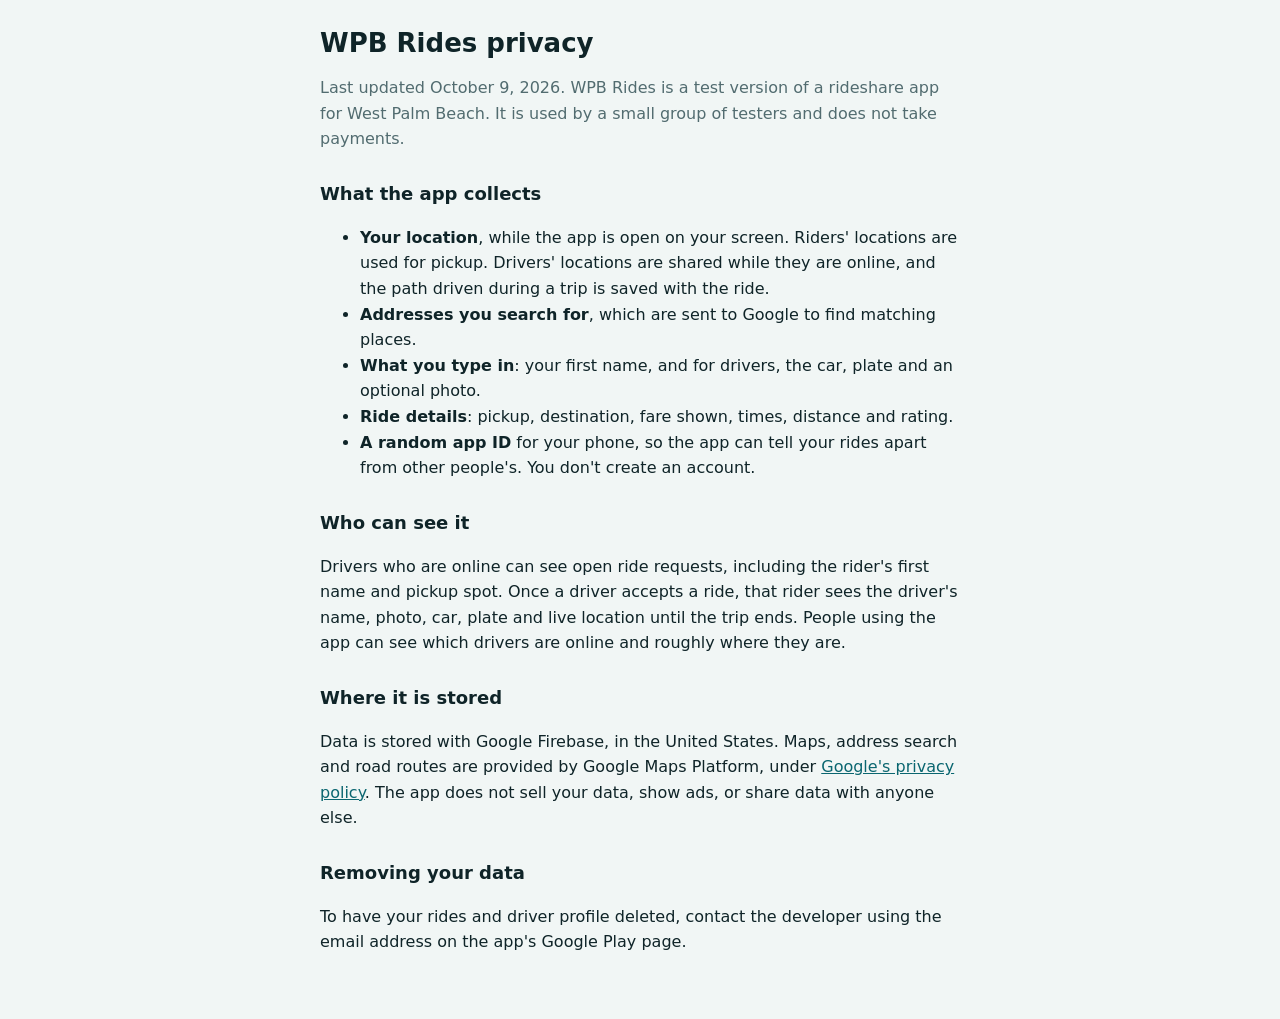
<file: privacy.html>
<!doctype html>
<html lang="en">
<head>
<meta charset="utf-8">
<meta name="viewport" content="width=device-width,initial-scale=1">
<title>WPB Rides Privacy</title>
<style>
  :root{--bg:#F1F6F5;--ink:#0F2428;--muted:#526C70;--primary:#0A6670;color-scheme:light}
  @media (prefers-color-scheme: dark){:root{--bg:#0A1517;--ink:#E2EEEC;--muted:#93ADAF;--primary:#43B5BE;color-scheme:dark}}
  body{margin:0;background:var(--bg);color:var(--ink);font:16px/1.6 "Segoe UI",system-ui,-apple-system,sans-serif;padding-inline:16px;padding-block:28px 48px}
  main{max-width:640px;margin:0 auto}
  h1{font-size:26px;line-height:1.2;margin:0 0 6px}
  h2{font-size:18px;margin:28px 0 6px}
  p,li{max-width:65ch}
  .muted{color:var(--muted)}
  a{color:var(--primary)}
</style>
</head>
<body>
<main>
  <h1>WPB Rides privacy</h1>
  <p class="muted">Last updated October 9, 2026. WPB Rides is a test version of a rideshare app for West Palm Beach. It is used by a small group of testers and does not take payments.</p>

  <h2>What the app collects</h2>
  <ul>
    <li><b>Your location</b>, while the app is open on your screen. Riders' locations are used for pickup. Drivers' locations are shared while they are online, and the path driven during a trip is saved with the ride.</li>
    <li><b>Addresses you search for</b>, which are sent to Google to find matching places.</li>
    <li><b>What you type in</b>: your first name, and for drivers, the car, plate and an optional photo.</li>
    <li><b>Ride details</b>: pickup, destination, fare shown, times, distance and rating.</li>
    <li><b>A random app ID</b> for your phone, so the app can tell your rides apart from other people's. You don't create an account.</li>
  </ul>

  <h2>Who can see it</h2>
  <p>Drivers who are online can see open ride requests, including the rider's first name and pickup spot. Once a driver accepts a ride, that rider sees the driver's name, photo, car, plate and live location until the trip ends. People using the app can see which drivers are online and roughly where they are.</p>

  <h2>Where it is stored</h2>
  <p>Data is stored with Google Firebase, in the United States. Maps, address search and road routes are provided by Google Maps Platform, under <a href="https://policies.google.com/privacy">Google's privacy policy</a>. The app does not sell your data, show ads, or share data with anyone else.</p>

  <h2>Removing your data</h2>
  <p>To have your rides and driver profile deleted, contact the developer using the email address on the app's Google Play page.</p>
</main>
</body>
</html>
</file>
